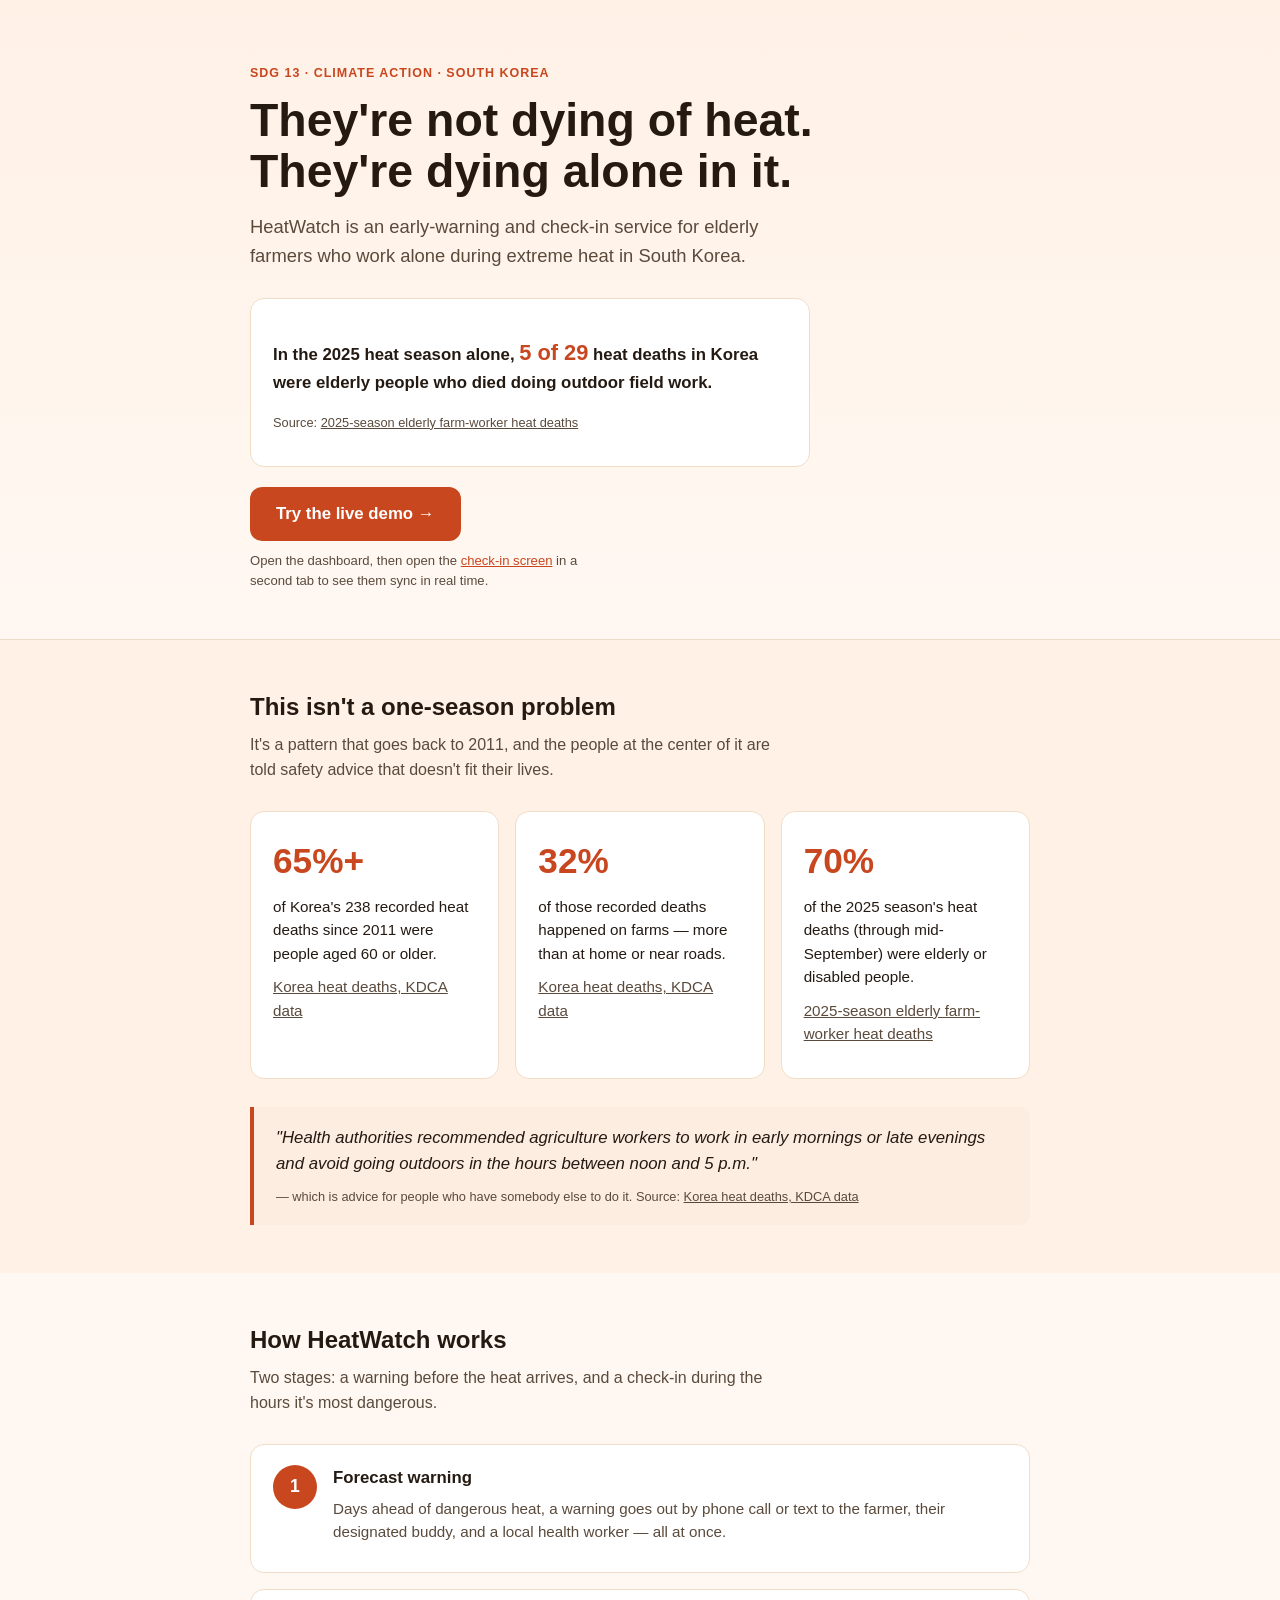
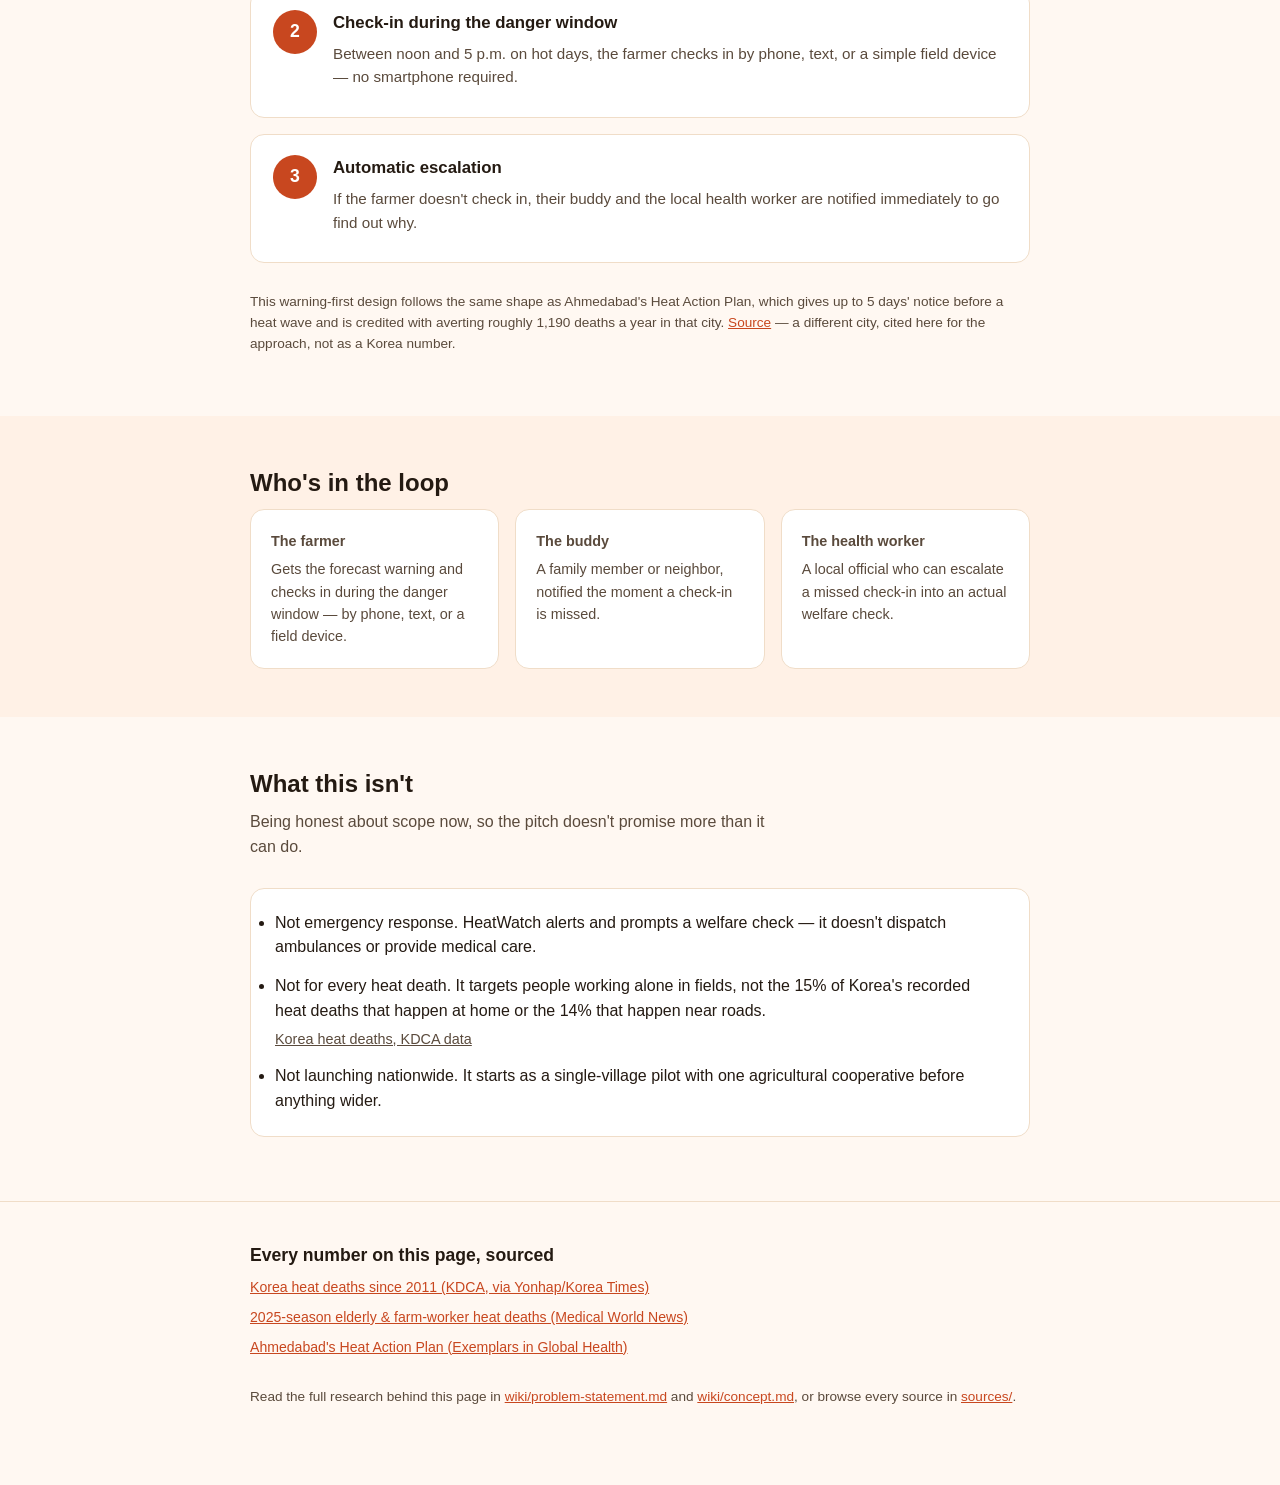
<file: index.html>
<!doctype html>
<html lang="en">
<head>
<meta charset="utf-8">
<meta name="viewport" content="width=device-width, initial-scale=1">
<title>HeatWatch — early warning for farmers who work alone</title>
<meta name="description" content="An early-warning and check-in service for elderly farmers working alone during extreme heat in South Korea.">
<style>
  :root{
    --bg:#fff8f2;
    --bg-alt:#fff1e6;
    --text:#241a12;
    --text-dim:#5a4a3c;
    --accent:#c8471f;
    --accent-dim:#e07a4a;
    --card-bg:#ffffff;
    --card-border:#f0ddc8;
    --quote-bg:#fdece0;
  }
  @media (prefers-color-scheme: dark){
    :root{
      --bg:#1b1512;
      --bg-alt:#241c17;
      --text:#f5ece3;
      --text-dim:#c9b8a8;
      --accent:#ff8452;
      --accent-dim:#e0673a;
      --card-bg:#2a221c;
      --card-border:#3d3128;
      --quote-bg:#332720;
    }
  }
  *{box-sizing:border-box;}
  html,body{margin:0;padding:0;}
  body{
    background:var(--bg);
    color:var(--text);
    font-family:-apple-system,BlinkMacSystemFont,"Segoe UI",Roboto,Helvetica,Arial,sans-serif;
    line-height:1.55;
    -webkit-font-smoothing:antialiased;
  }
  .wrap{max-width:820px;margin:0 auto;padding:0 20px;}
  a{color:var(--accent);}

  header.hero{
    padding:64px 0 48px;
    background:linear-gradient(180deg,var(--bg-alt),var(--bg));
    border-bottom:1px solid var(--card-border);
  }
  .eyebrow{
    text-transform:uppercase;
    letter-spacing:.08em;
    font-size:.78rem;
    font-weight:700;
    color:var(--accent);
    margin:0 0 12px;
  }
  h1{
    font-size:clamp(2rem,6vw,2.9rem);
    line-height:1.1;
    margin:0 0 16px;
  }
  .tagline{
    font-size:1.15rem;
    color:var(--text-dim);
    max-width:52ch;
    margin:0 0 28px;
  }
  .hero-stat{
    background:var(--card-bg);
    border:1px solid var(--card-border);
    border-radius:14px;
    padding:20px 22px;
    max-width:560px;
  }
  .hero-stat .num{
    font-size:1.05rem;
    font-weight:600;
  }
  .hero-stat .num b{
    color:var(--accent);
    font-size:1.3em;
  }
  .cite{
    font-size:.8rem;
    color:var(--text-dim);
  }
  .cite a{
    color:var(--text-dim);
    text-decoration:underline;
  }
  .demo-cta{margin-top:20px;}
  .demo-btn{
    display:inline-block;
    background:var(--accent);
    color:#fff;
    font-weight:700;
    text-decoration:none;
    padding:14px 26px;
    border-radius:12px;
    font-size:1.05rem;
  }
  .demo-btn:hover{background:var(--accent-dim);}
  .demo-hint{
    font-size:.82rem;
    color:var(--text-dim);
    margin:10px 0 0;
    max-width:46ch;
  }

  section{padding:48px 0;}
  section.alt{background:var(--bg-alt);}
  h2{
    font-size:1.5rem;
    margin:0 0 8px;
  }
  .section-lede{
    color:var(--text-dim);
    margin:0 0 28px;
    max-width:60ch;
  }

  .stat-grid{
    display:grid;
    grid-template-columns:repeat(auto-fit,minmax(220px,1fr));
    gap:16px;
  }
  .stat-card{
    background:var(--card-bg);
    border:1px solid var(--card-border);
    border-radius:14px;
    padding:22px;
  }
  .stat-card .big{
    font-size:2.2rem;
    font-weight:800;
    color:var(--accent);
    display:block;
    margin-bottom:6px;
  }
  .stat-card p{
    margin:0 0 10px;
    font-size:.95rem;
  }

  blockquote{
    background:var(--quote-bg);
    border-left:4px solid var(--accent);
    margin:28px 0 0;
    padding:18px 22px;
    border-radius:0 10px 10px 0;
    font-size:1.05rem;
    font-style:italic;
  }
  blockquote footer{
    margin-top:10px;
    font-style:normal;
  }

  .steps{
    display:grid;
    gap:16px;
  }
  .step{
    display:grid;
    grid-template-columns:44px 1fr;
    gap:16px;
    background:var(--card-bg);
    border:1px solid var(--card-border);
    border-radius:14px;
    padding:20px 22px;
    align-items:start;
  }
  .step .n{
    width:44px;height:44px;
    border-radius:50%;
    background:var(--accent);
    color:#fff;
    font-weight:800;
    display:flex;align-items:center;justify-content:center;
    font-size:1.1rem;
  }
  .step h3{margin:0 0 6px;font-size:1.05rem;}
  .step p{margin:0 0 8px;color:var(--text-dim);font-size:.95rem;}

  .people-grid{
    display:grid;
    grid-template-columns:repeat(auto-fit,minmax(200px,1fr));
    gap:16px;
  }
  .person-card{
    background:var(--card-bg);
    border:1px solid var(--card-border);
    border-radius:14px;
    padding:20px;
    text-align:left;
  }
  .person-card .role{
    font-weight:700;
    margin:0 0 6px;
  }
  .person-card p{margin:0;color:var(--text-dim);font-size:.9rem;}

  .not-list{
    background:var(--card-bg);
    border:1px solid var(--card-border);
    border-radius:14px;
    padding:8px 24px;
  }
  .not-list li{margin:14px 0;}
  .not-list li p{margin:4px 0 0;color:var(--text-dim);font-size:.9rem;}

  footer.site{
    padding:40px 0 64px;
    border-top:1px solid var(--card-border);
  }
  footer.site h2{font-size:1.1rem;}
  .source-list{
    list-style:none;
    padding:0;
    margin:0;
    display:grid;
    gap:8px;
    font-size:.88rem;
  }
  .source-list a{text-decoration:underline;}
  .repo-note{
    margin-top:28px;
    font-size:.85rem;
    color:var(--text-dim);
  }
</style>
</head>
<body>

<header class="hero">
  <div class="wrap">
    <p class="eyebrow">SDG 13 · Climate Action · South Korea</p>
    <h1>They're not dying of heat.<br>They're dying alone in it.</h1>
    <p class="tagline">HeatWatch is an early-warning and check-in service for
      elderly farmers who work alone during extreme heat in South Korea.</p>
    <div class="hero-stat">
      <p class="num">In the 2025 heat season alone, <b>5 of 29</b> heat
        deaths in Korea were elderly people who died doing outdoor field
        work.</p>
      <p class="cite">Source: <a href="sources/korea-heat-deaths-2025-season-elderly-farmworkers.md">2025-season elderly farm-worker heat deaths</a></p>
    </div>
    <div class="demo-cta">
      <a class="demo-btn" href="app/dashboard.html">Try the live demo →</a>
      <p class="demo-hint">Open the dashboard, then open the
        <a href="app/checkin.html">check-in screen</a> in a second tab to
        see them sync in real time.</p>
    </div>
  </div>
</header>

<section class="alt">
  <div class="wrap">
    <h2>This isn't a one-season problem</h2>
    <p class="section-lede">It's a pattern that goes back to 2011, and the
      people at the center of it are told safety advice that doesn't fit
      their lives.</p>
    <div class="stat-grid">
      <div class="stat-card">
        <span class="big">65%+</span>
        <p>of Korea's 238 recorded heat deaths since 2011 were people aged
          60 or older.</p>
        <p class="cite"><a href="sources/korea-heat-deaths-elderly.md">Korea heat deaths, KDCA data</a></p>
      </div>
      <div class="stat-card">
        <span class="big">32%</span>
        <p>of those recorded deaths happened on farms — more than at home
          or near roads.</p>
        <p class="cite"><a href="sources/korea-heat-deaths-elderly.md">Korea heat deaths, KDCA data</a></p>
      </div>
      <div class="stat-card">
        <span class="big">70%</span>
        <p>of the 2025 season's heat deaths (through mid-September) were
          elderly or disabled people.</p>
        <p class="cite"><a href="sources/korea-heat-deaths-2025-season-elderly-farmworkers.md">2025-season elderly farm-worker heat deaths</a></p>
      </div>
    </div>
    <blockquote>
      "Health authorities recommended agriculture workers to work in early
      mornings or late evenings and avoid going outdoors in the hours
      between noon and 5 p.m."
      <footer class="cite">— which is advice for people who have somebody
        else to do it. Source: <a href="sources/korea-heat-deaths-elderly.md">Korea heat deaths, KDCA data</a></footer>
    </blockquote>
  </div>
</section>

<section>
  <div class="wrap">
    <h2>How HeatWatch works</h2>
    <p class="section-lede">Two stages: a warning before the heat arrives,
      and a check-in during the hours it's most dangerous.</p>
    <div class="steps">
      <div class="step">
        <div class="n">1</div>
        <div>
          <h3>Forecast warning</h3>
          <p>Days ahead of dangerous heat, a warning goes out by phone call
            or text to the farmer, their designated buddy, and a local
            health worker — all at once.</p>
        </div>
      </div>
      <div class="step">
        <div class="n">2</div>
        <div>
          <h3>Check-in during the danger window</h3>
          <p>Between noon and 5 p.m. on hot days, the farmer checks in by
            phone, text, or a simple field device — no smartphone
            required.</p>
        </div>
      </div>
      <div class="step">
        <div class="n">3</div>
        <div>
          <h3>Automatic escalation</h3>
          <p>If the farmer doesn't check in, their buddy and the local
            health worker are notified immediately to go find out why.</p>
        </div>
      </div>
    </div>
    <p class="repo-note">This warning-first design follows the same shape
      as Ahmedabad's Heat Action Plan, which gives up to 5 days' notice
      before a heat wave and is credited with averting roughly 1,190 deaths
      a year in that city.
      <a href="sources/ahmedabad-heat-action-plan.md">Source</a> — a
      different city, cited here for the approach, not as a Korea number.</p>
  </div>
</section>

<section class="alt">
  <div class="wrap">
    <h2>Who's in the loop</h2>
    <div class="people-grid">
      <div class="person-card">
        <p class="role">The farmer</p>
        <p>Gets the forecast warning and checks in during the danger
          window — by phone, text, or a field device.</p>
      </div>
      <div class="person-card">
        <p class="role">The buddy</p>
        <p>A family member or neighbor, notified the moment a check-in is
          missed.</p>
      </div>
      <div class="person-card">
        <p class="role">The health worker</p>
        <p>A local official who can escalate a missed check-in into an
          actual welfare check.</p>
      </div>
    </div>
  </div>
</section>

<section>
  <div class="wrap">
    <h2>What this isn't</h2>
    <p class="section-lede">Being honest about scope now, so the pitch
      doesn't promise more than it can do.</p>
    <ul class="not-list">
      <li>Not emergency response. HeatWatch alerts and prompts a welfare
        check — it doesn't dispatch ambulances or provide medical care.</li>
      <li>Not for every heat death. It targets people working alone in
        fields, not the 15% of Korea's recorded heat deaths that happen at
        home or the 14% that happen near roads.
        <p class="cite"><a href="sources/korea-heat-deaths-elderly.md">Korea heat deaths, KDCA data</a></p>
      </li>
      <li>Not launching nationwide. It starts as a single-village pilot
        with one agricultural cooperative before anything wider.</li>
    </ul>
  </div>
</section>

<footer class="site">
  <div class="wrap">
    <h2>Every number on this page, sourced</h2>
    <ul class="source-list">
      <li><a href="sources/korea-heat-deaths-elderly.md">Korea heat deaths since 2011 (KDCA, via Yonhap/Korea Times)</a></li>
      <li><a href="sources/korea-heat-deaths-2025-season-elderly-farmworkers.md">2025-season elderly & farm-worker heat deaths (Medical World News)</a></li>
      <li><a href="sources/ahmedabad-heat-action-plan.md">Ahmedabad's Heat Action Plan (Exemplars in Global Health)</a></li>
    </ul>
    <p class="repo-note">Read the full research behind this page in
      <a href="wiki/problem-statement.md">wiki/problem-statement.md</a> and
      <a href="wiki/concept.md">wiki/concept.md</a>, or browse every source
      in <a href="sources/">sources/</a>.</p>
  </div>
</footer>

</body>
</html>
</file>
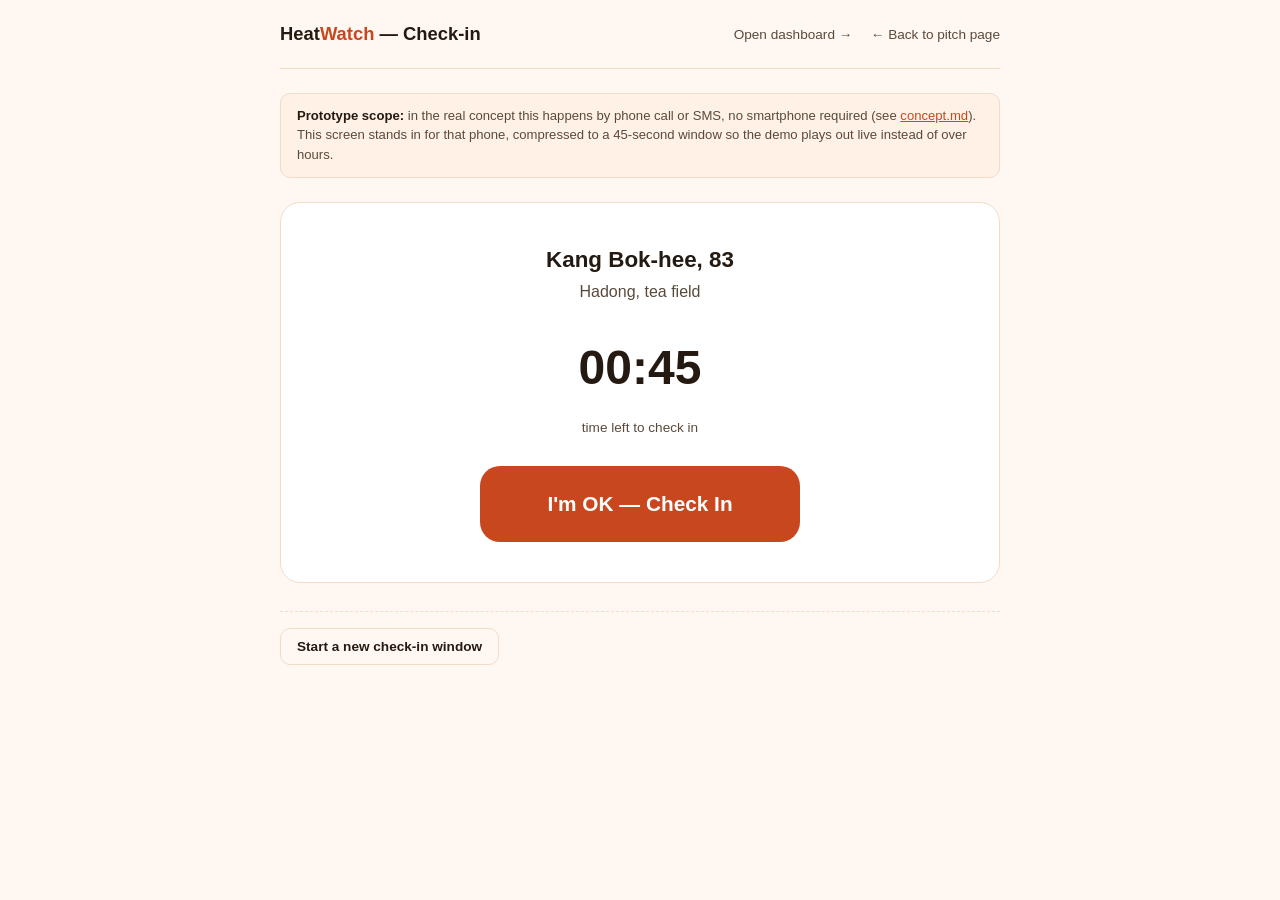
<file: app/checkin.html>
<!doctype html>
<html lang="en">
<head>
<meta charset="utf-8">
<meta name="viewport" content="width=device-width, initial-scale=1">
<title>HeatWatch — Check In</title>
<link rel="stylesheet" href="style.css">
</head>
<body>
<div class="wrap">
  <div class="topbar">
    <div class="brand">Heat<span>Watch</span> — Check-in</div>
    <nav>
      <a href="dashboard.html">Open dashboard →</a>
      <a href="../index.html">← Back to pitch page</a>
    </nav>
  </div>

  <div class="scope-note">
    <b>Prototype scope:</b> in the real concept this happens by phone call
    or SMS, no smartphone required (see
    <a href="../wiki/concept.md">concept.md</a>). This screen stands in for
    that phone, compressed to a
    <span id="window-seconds"></span>-second window so the demo plays out
    live instead of over hours.
  </div>

  <div class="checkin-card">
    <p class="farmer-name" id="farmer-name">—</p>
    <p class="farmer-plot" id="farmer-plot">—</p>

    <div id="active-state">
      <p class="countdown" id="countdown">--</p>
      <p class="countdown-label">time left to check in</p>
      <button class="btn im-ok-btn" id="ok-btn">I'm OK — Check In</button>
    </div>

    <div id="status-banner"></div>
  </div>

  <div class="controls">
    <button class="btn secondary" id="replay-btn">Start a new check-in window</button>
  </div>
</div>

<script src="shared.js"></script>
<script>
  document.getElementById("window-seconds").textContent = CHECKIN_WINDOW_SECONDS;

  const nameEl = document.getElementById("farmer-name");
  const plotEl = document.getElementById("farmer-plot");
  const countdownEl = document.getElementById("countdown");
  const activeEl = document.getElementById("active-state");
  const bannerEl = document.getElementById("status-banner");
  const okBtn = document.getElementById("ok-btn");

  let ticker = null;

  function checkIn() {
    const state = loadState();
    const farmer = getFarmer(state, LIVE_FARMER_ID);
    if (farmer.status !== "due_soon") return;
    farmer.status = "on_time";
    farmer.lastCheckIn = nowLabel();
    saveState(state);
    render();
  }

  function render() {
    const state = loadState();
    const farmer = getFarmer(state, LIVE_FARMER_ID);
    nameEl.textContent = `${farmer.name}, ${farmer.age}`;
    plotEl.textContent = farmer.plot;

    if (farmer.status === "due_soon") {
      activeEl.style.display = "";
      bannerEl.innerHTML = "";
      const remaining = Math.max(0, Math.round((farmer.deadline - Date.now()) / 1000));
      const mm = String(Math.floor(remaining / 60)).padStart(2, "0");
      const ss = String(remaining % 60).padStart(2, "0");
      countdownEl.textContent = `${mm}:${ss}`;
      countdownEl.className = "countdown" + (remaining <= 15 ? " danger" : remaining <= 25 ? " warn" : "");
      okBtn.disabled = false;

      if (remaining <= 0) {
        farmer.status = "overdue";
        saveState(state);
        render();
        return;
      }
    } else {
      activeEl.style.display = "none";
      if (farmer.status === "on_time") {
        bannerEl.innerHTML = `<div class="status-banner ok">✓ Checked in at ${farmer.lastCheckIn}. All good.</div>`;
      } else if (farmer.status === "overdue") {
        bannerEl.innerHTML = `<div class="status-banner overdue">No check-in received. Your buddy and health worker have been notified and are checking on you.</div>`;
      } else if (farmer.status === "resolved") {
        bannerEl.innerHTML = `<div class="status-banner ok">A health worker checked on you at ${farmer.resolvedAt}. You're marked safe.</div>`;
      }
    }
  }

  okBtn.addEventListener("click", checkIn);

  document.getElementById("replay-btn").addEventListener("click", () => {
    const state = loadState();
    startNewCheckinWindow(state);
    saveState(state);
    render();
  });

  onStateChange(render);
  render();
  ticker = setInterval(render, 1000);
</script>
</body>
</html>
</file>
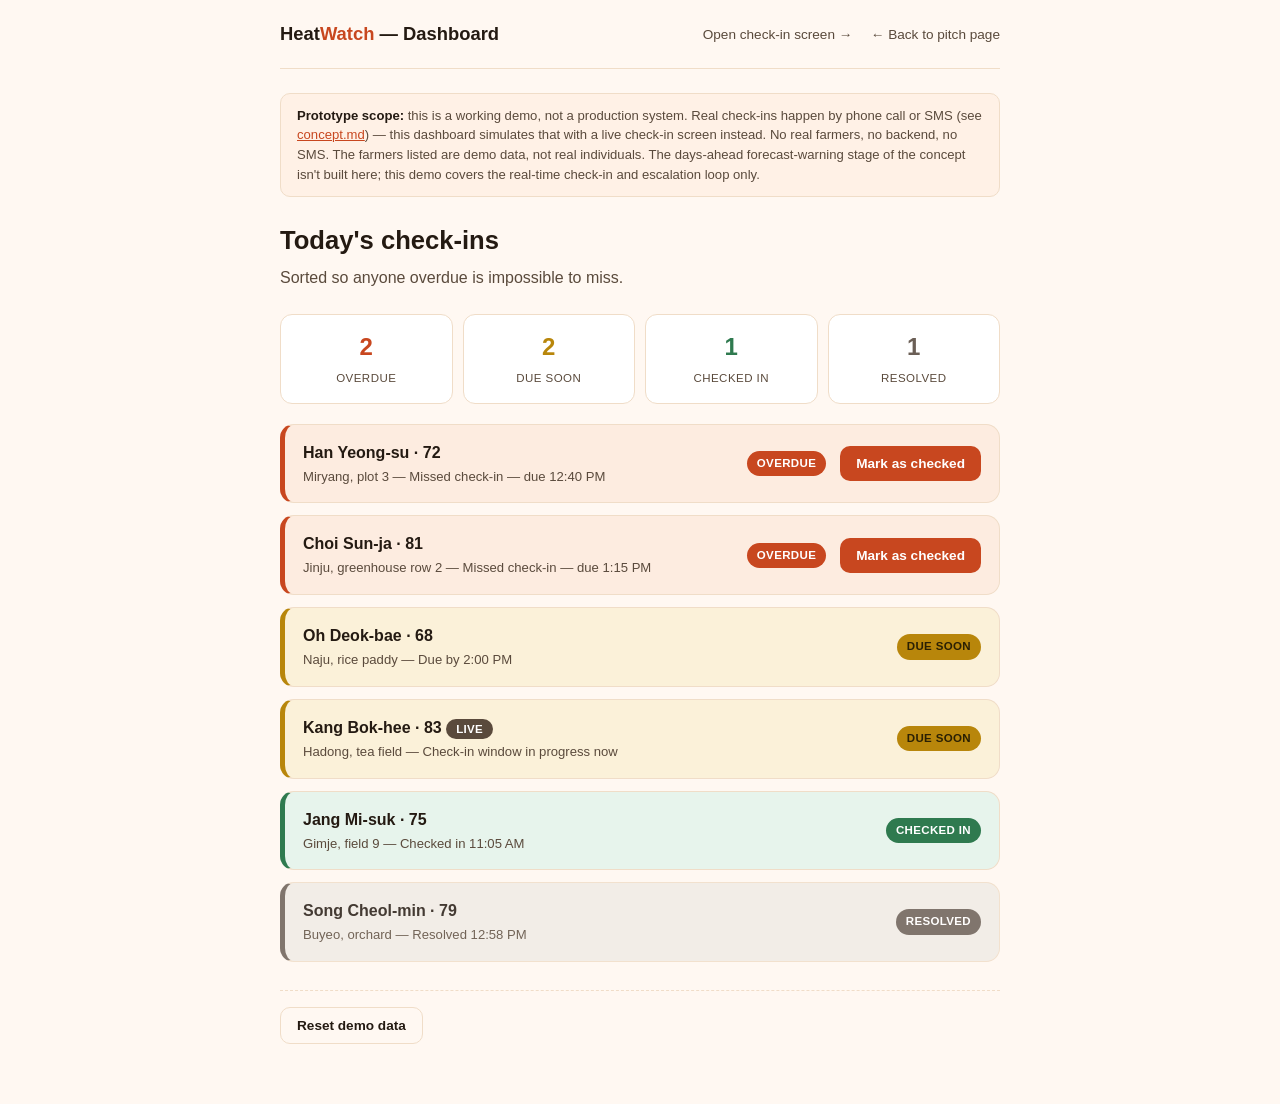
<file: app/dashboard.html>
<!doctype html>
<html lang="en">
<head>
<meta charset="utf-8">
<meta name="viewport" content="width=device-width, initial-scale=1">
<title>HeatWatch — Health Worker Dashboard</title>
<link rel="stylesheet" href="style.css">
</head>
<body>
<div class="wrap">
  <div class="topbar">
    <div class="brand">Heat<span>Watch</span> — Dashboard</div>
    <nav>
      <a href="checkin.html">Open check-in screen →</a>
      <a href="../index.html">← Back to pitch page</a>
    </nav>
  </div>

  <div class="scope-note">
    <b>Prototype scope:</b> this is a working demo, not a production system.
    Real check-ins happen by phone call or SMS (see
    <a href="../wiki/concept.md">concept.md</a>) — this dashboard simulates
    that with a live check-in screen instead. No real farmers, no backend,
    no SMS. The farmers listed are demo data, not real individuals. The
    days-ahead forecast-warning stage of the concept isn't built here; this
    demo covers the real-time check-in and escalation loop only.
  </div>

  <h1>Today's check-ins</h1>
  <p class="lede">Sorted so anyone overdue is impossible to miss.</p>

  <div class="summary-strip" id="summary"></div>
  <div class="roster" id="roster"></div>

  <div class="controls">
    <button class="btn secondary" id="reset-btn">Reset demo data</button>
  </div>
</div>

<script src="shared.js"></script>
<script>
  const rosterEl = document.getElementById("roster");
  const summaryEl = document.getElementById("summary");

  function timeSince(farmer) {
    if (farmer.status === "resolved") return `Resolved ${farmer.resolvedAt}`;
    if (farmer.status === "on_time") return `Checked in ${farmer.lastCheckIn}`;
    if (farmer.status === "overdue") {
      return farmer.dueLabel
        ? `Missed check-in — due ${farmer.dueLabel}`
        : "Missed check-in — check-in window expired";
    }
    if (farmer.status === "due_soon") {
      if (farmer.isLive) return "Check-in window in progress now";
      return `Due by ${farmer.dueLabel}`;
    }
    return "";
  }

  function render() {
    const state = loadState();
    const farmers = [...state.farmers].sort(
      (a, b) => STATUS_ORDER[a.status] - STATUS_ORDER[b.status]
    );

    const counts = { overdue: 0, due_soon: 0, on_time: 0, resolved: 0 };
    farmers.forEach((f) => counts[f.status]++);

    summaryEl.innerHTML = Object.keys(counts)
      .map(
        (key) => `
        <div class="summary-tile ${key}">
          <span class="n">${counts[key]}</span>
          <span class="l">${STATUS_LABEL[key]}</span>
        </div>`
      )
      .join("");

    rosterEl.innerHTML = farmers
      .map((f) => {
        const resolveBtn =
          f.status === "overdue"
            ? `<button class="btn" data-resolve="${f.id}">Mark as checked</button>`
            : "";
        const liveTag = f.isLive
          ? `<span class="badge" style="background:var(--text-dim);color:#fff;">live</span>`
          : "";
        return `
        <div class="row ${f.status}">
          <div class="info">
            <div class="name">${f.name} · ${f.age} ${liveTag}</div>
            <div class="meta">${f.plot} — ${timeSince(f)}</div>
          </div>
          <span class="badge ${f.status}">${STATUS_LABEL[f.status]}</span>
          ${resolveBtn}
        </div>`;
      })
      .join("");

    rosterEl.querySelectorAll("[data-resolve]").forEach((btn) => {
      btn.addEventListener("click", () => {
        const s = loadState();
        const farmer = getFarmer(s, btn.dataset.resolve);
        farmer.status = "resolved";
        farmer.resolvedAt = nowLabel();
        saveState(s);
        render();
      });
    });
  }

  document.getElementById("reset-btn").addEventListener("click", () => {
    resetState();
    render();
  });

  onStateChange(render);
  render();
  setInterval(render, 1000); // keeps "due soon" -> "overdue" transitions visible live
</script>
</body>
</html>
</file>
<file: app/style.css>
:root{
  --bg:#fff8f2;
  --bg-alt:#fff1e6;
  --text:#241a12;
  --text-dim:#5a4a3c;
  --accent:#c8471f;
  --accent-dim:#e07a4a;
  --card-bg:#ffffff;
  --card-border:#f0ddc8;
  --ok:#2f7a4f;
  --ok-bg:#e7f4ec;
  --warn:#b8860b;
  --warn-bg:#fbf1d9;
  --danger:#c8471f;
  --danger-bg:#fdece0;
  --resolved:#6b5f56;
  --resolved-bg:#f0ece6;
}
@media (prefers-color-scheme: dark){
  :root{
    --bg:#1b1512;
    --bg-alt:#241c17;
    --text:#f5ece3;
    --text-dim:#c9b8a8;
    --accent:#ff8452;
    --accent-dim:#e0673a;
    --card-bg:#2a221c;
    --card-border:#3d3128;
    --ok:#6fd39a;
    --ok-bg:#1c3327;
    --warn:#e0c25a;
    --warn-bg:#3a3016;
    --danger:#ff8452;
    --danger-bg:#3a2318;
    --resolved:#b9ab9d;
    --resolved-bg:#2c2620;
  }
}
*{box-sizing:border-box;}
html,body{margin:0;padding:0;}
body{
  background:var(--bg);
  color:var(--text);
  font-family:-apple-system,BlinkMacSystemFont,"Segoe UI",Roboto,Helvetica,Arial,sans-serif;
  line-height:1.5;
}
.wrap{max-width:760px;margin:0 auto;padding:0 20px 60px;}
a{color:var(--accent);}

.topbar{
  padding:20px 0;
  border-bottom:1px solid var(--card-border);
  margin-bottom:24px;
  display:flex;
  justify-content:space-between;
  align-items:center;
  gap:12px;
  flex-wrap:wrap;
}
.topbar .brand{font-weight:800;font-size:1.15rem;}
.topbar .brand span{color:var(--accent);}
.topbar nav a{
  font-size:.85rem;
  text-decoration:none;
  margin-left:14px;
  color:var(--text-dim);
  border-bottom:1px solid transparent;
}
.topbar nav a:hover{border-color:var(--text-dim);}

.scope-note{
  background:var(--bg-alt);
  border:1px solid var(--card-border);
  border-radius:10px;
  padding:12px 16px;
  font-size:.82rem;
  color:var(--text-dim);
  margin-bottom:24px;
}
.scope-note b{color:var(--text);}

h1{font-size:1.6rem;margin:0 0 6px;}
.lede{color:var(--text-dim);margin:0 0 24px;}

.summary-strip{
  display:grid;
  grid-template-columns:repeat(4,1fr);
  gap:10px;
  margin-bottom:20px;
}
.summary-tile{
  border-radius:12px;
  padding:14px 10px;
  text-align:center;
  border:1px solid var(--card-border);
  background:var(--card-bg);
}
.summary-tile .n{font-size:1.5rem;font-weight:800;display:block;}
.summary-tile .l{font-size:.72rem;color:var(--text-dim);text-transform:uppercase;letter-spacing:.04em;}
.summary-tile.overdue .n{color:var(--danger);}
.summary-tile.due_soon .n{color:var(--warn);}
.summary-tile.on_time .n{color:var(--ok);}
.summary-tile.resolved .n{color:var(--resolved);}

.roster{display:grid;gap:12px;}
.row{
  display:flex;
  align-items:center;
  gap:14px;
  background:var(--card-bg);
  border:1px solid var(--card-border);
  border-radius:14px;
  padding:16px 18px;
}
.row.overdue{border-left:5px solid var(--danger);background:var(--danger-bg);}
.row.due_soon{border-left:5px solid var(--warn);background:var(--warn-bg);}
.row.on_time{border-left:5px solid var(--ok);background:var(--ok-bg);}
.row.resolved{border-left:5px solid var(--resolved);background:var(--resolved-bg);opacity:.85;}

.row .info{flex:1;min-width:0;}
.row .name{font-weight:700;}
.row .meta{font-size:.82rem;color:var(--text-dim);margin-top:2px;}
@media (max-width:480px){
  .row{flex-wrap:wrap;}
  .row .info{flex-basis:100%;}
}
.badge{
  font-size:.72rem;
  font-weight:700;
  text-transform:uppercase;
  letter-spacing:.03em;
  padding:4px 10px;
  border-radius:999px;
  white-space:nowrap;
}
.badge.overdue{background:var(--danger);color:#fff;}
.badge.due_soon{background:var(--warn);color:#2a2004;}
.badge.on_time{background:var(--ok);color:#fff;}
.badge.resolved{background:var(--resolved);color:#fff;}

.btn{
  border:none;
  border-radius:10px;
  padding:10px 16px;
  font-weight:700;
  font-size:.85rem;
  cursor:pointer;
  background:var(--accent);
  color:#fff;
}
.btn:hover{background:var(--accent-dim);}
.btn:disabled{opacity:.5;cursor:default;}
.btn.secondary{
  background:transparent;
  border:1px solid var(--card-border);
  color:var(--text);
}

.controls{margin-top:28px;padding-top:16px;border-top:1px dashed var(--card-border);}

/* check-in screen */
.checkin-card{
  background:var(--card-bg);
  border:1px solid var(--card-border);
  border-radius:20px;
  padding:40px 28px;
  text-align:center;
}
.checkin-card .farmer-name{font-size:1.4rem;font-weight:800;margin:0 0 4px;}
.checkin-card .farmer-plot{color:var(--text-dim);margin:0 0 28px;}
.countdown{
  font-size:3rem;
  font-weight:800;
  font-variant-numeric:tabular-nums;
  margin:0 0 8px;
}
.countdown.warn{color:var(--warn);}
.countdown.danger{color:var(--danger);}
.countdown-label{color:var(--text-dim);font-size:.85rem;margin-bottom:28px;}
.im-ok-btn{
  width:100%;
  max-width:320px;
  padding:26px;
  font-size:1.3rem;
  border-radius:20px;
}
.status-banner{
  border-radius:14px;
  padding:18px;
  font-weight:700;
  margin-top:24px;
}
.status-banner.ok{background:var(--ok-bg);color:var(--ok);}
.status-banner.overdue{background:var(--danger-bg);color:var(--danger);}
</file>
